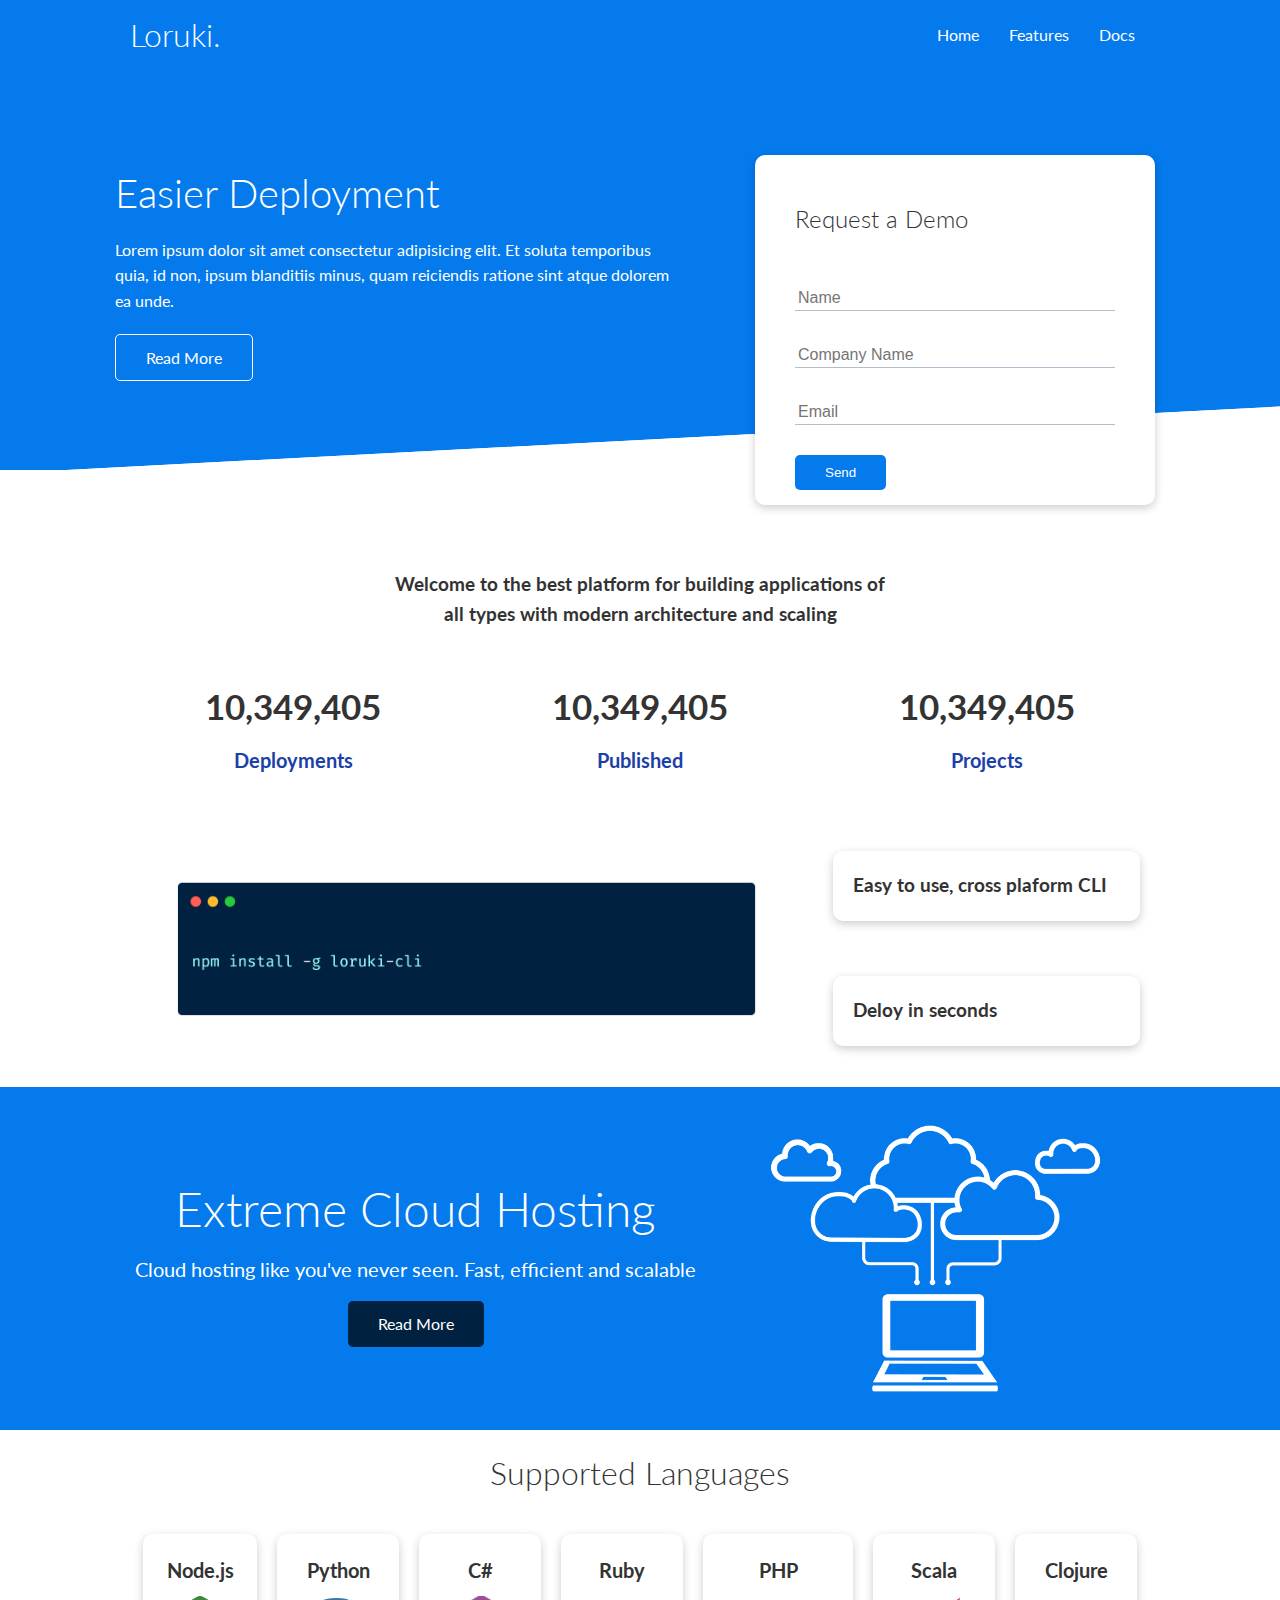
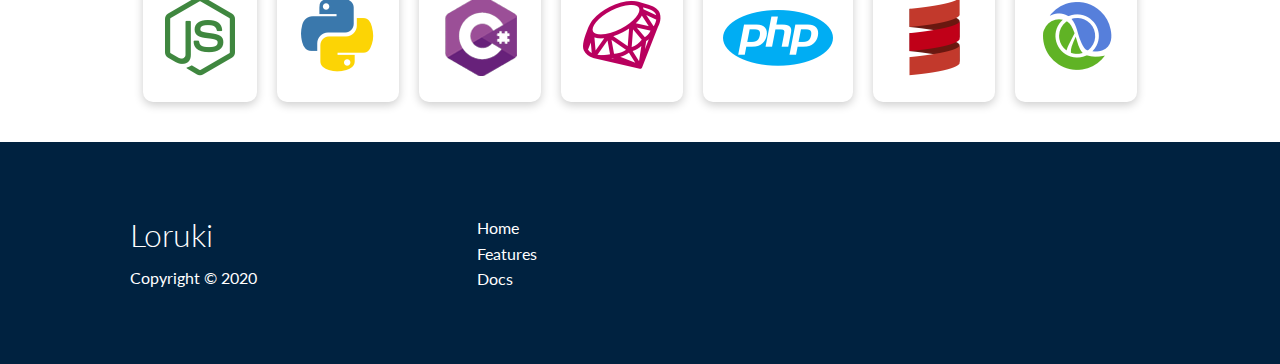
<file: index.html>
<!DOCTYPE html>
<html lang="en">
<head>
  <meta charset="UTF-8">
  <meta name="viewport" content="width=device-width, initial-scale=1.0">
  <link rel="stylesheet" href="https://use.fontawesome.com/releases/v5.15.1/css/all.css" integrity="sha384-vp86vTRFVJgpjF9jiIGPEEqYqlDwgyBgEF109VFjmqGmIY/Y4HV4d3Gp2irVfcrp" crossorigin="anonymous">

  <link rel="stylesheet" href="utilities.css">
  <link rel="stylesheet" href="style.css">
  
  <title>Document</title>
</head>
<body>
  <div class="navbar">
    <div class="container flex">
      <h1 class="logo"> Loruki.</h1>
      <nav>
        <ul>
          <li><a href="index.html">Home</a></li>
          <li><a href="features.html">Features</a></li>
          <li><a href="docs.html">Docs</a></li>
        </ul>
      </nav>

    </div>
  </div>
<!-- SHowcase -->
<section class="showcase">
  <div class="container grid">
    <div class="showcase-text">
      <h1>Easier Deployment</h1>
      <p>Lorem ipsum dolor sit amet consectetur adipisicing elit. Et soluta temporibus quia, id non, ipsum blanditiis minus, quam reiciendis ratione sint atque dolorem ea unde.</p>
      <a href="features.html" class="btn btn-outline">Read More</a>
    </div>

    <div class="class showcase-form card">
      <h2>Request a Demo</h2>
      <form name="contact" method="POST" netlify-honeypot="bot-field" data-netlify="true">
        <input type="hidden" name="form-name" value="contact">
        <p class="hidden">
          <label>Don’t fill this out if you’re human: <input name="bot-field" /></label>
        </p>
        <div class="form-control">
          <input type="text" name="name" placeholder="Name" required>
        </div>
        <div class="form-control">
          <input type="text" name="company" placeholder="Company Name" required>
        </div>
        <div class="form-control">
          <input type="email" name="email" placeholder="Email" required>
        </div>
        <input type="submit" value="Send" class="btn btn-primary">

      </form>
    </div>
  </div>
</section>



<!-- Stats -->
<section class="stats">
  <div class="container">
    <h3 class="stats-heading text-center my-1">
      Welcome to the best platform for building  applications of all types with modern architecture and scaling
    </h3>
    <div class="grid grid-3 text-center my-4">
      <div>
        <i class="fas fa-server fa-3x"></i>
        <h3>10,349,405</h3>
        <p class="text-secondary">Deployments</p>
      </div>
      <div>
        <i class="fas fa-upload fa-3x"></i>
        <h3>10,349,405</h3>
        <p class="text-secondary">Published</p>
      </div>
      <div>
        <i class="fas fa-project-diagram fa-3x"></i>
        <h3>10,349,405</h3>
        <p class="text-secondary">Projects</p>
      </div>
    </div>

  </div>
</section>

<!-- CLi -->
<section class="cli">
  <div class="container grid">
    <img src="images/cli.png" alt="">
    <div class="card">
      <h3>Easy to use, cross plaform CLI</h3>
    </div>
    <div class="card">
      <h3>Deloy in seconds</h3>
    </div>
  </div>
</section>

<!-- Cloud -->
<section class="cloud bg-primary my-2 py-2">
  <div class="container grid">
    <div class="text-center">
      <h2 class="lg">Extreme Cloud Hosting</h2>
      <p class="lead my-1">Cloud hosting like you've never seen. Fast, efficient and scalable</p>
      <a href="features.html" class="btn btn-dark">Read More</a>
    </div>
    <img src="images/cloud.png" alt="">

  </div>
</section>

<!-- Languages -->
<section class="languages">
  <h2 class="md text-center my-2">Supported Languages</h2>
  <div class="container flex">
    <div class="card">
      <h4>Node.js</h4>
      <img src="images/logos/node.png" alt="">
    </div>
    <div class="card">
      <h4>Python</h4>
      <img src="images/logos/python.png" alt="">
    </div>
    <div class="card">
      <h4>C#</h4>
      <img src="images/logos/csharp.png" alt="">
    </div>
    <div class="card">
      <h4>Ruby</h4>
      <img src="images/logos/ruby.png" alt="">
    </div>
    <div class="card">
      <h4>PHP</h4>
      <img src="images/logos/php.png" alt="">
    </div>
    <div class="card">
      <h4>Scala</h4>
      <img src="images/logos/scala.png" alt="">
    </div>
    <div class="card">
      <h4>Clojure</h4>
      <img src="images/logos/clojure.png" alt="">
    </div>
  </div>

</section>

<!-- Footer -->
<footer class="footer bg-dark py-5">
  <div class="container grid grid-3">
    <div>
      <h1>Loruki</h1>
      <p>Copyright &copy; 2020</p>
    </div>
    <nav>
      <ul>
        <li><a href="index.html">Home</a></li>
        <li><a href="features.html">Features</a></li>
        <li><a href="docs.html">Docs</a></li>
      </ul>
    </nav>
    <div class="social">
      <a href="#"><i class="fab fa-github fa-2x"></i></a>
      <a href="#"><i class="fab fa-facebook fa-2x"></i></a>
      <a href="#"><i class="fab fa-instagram fa-2x"></i></a>
      <a href="#"><i class="fab fa-twitter fa-2x"></i></a>
    </div>
  </div>
</footer>
</body>
</html>
</file>
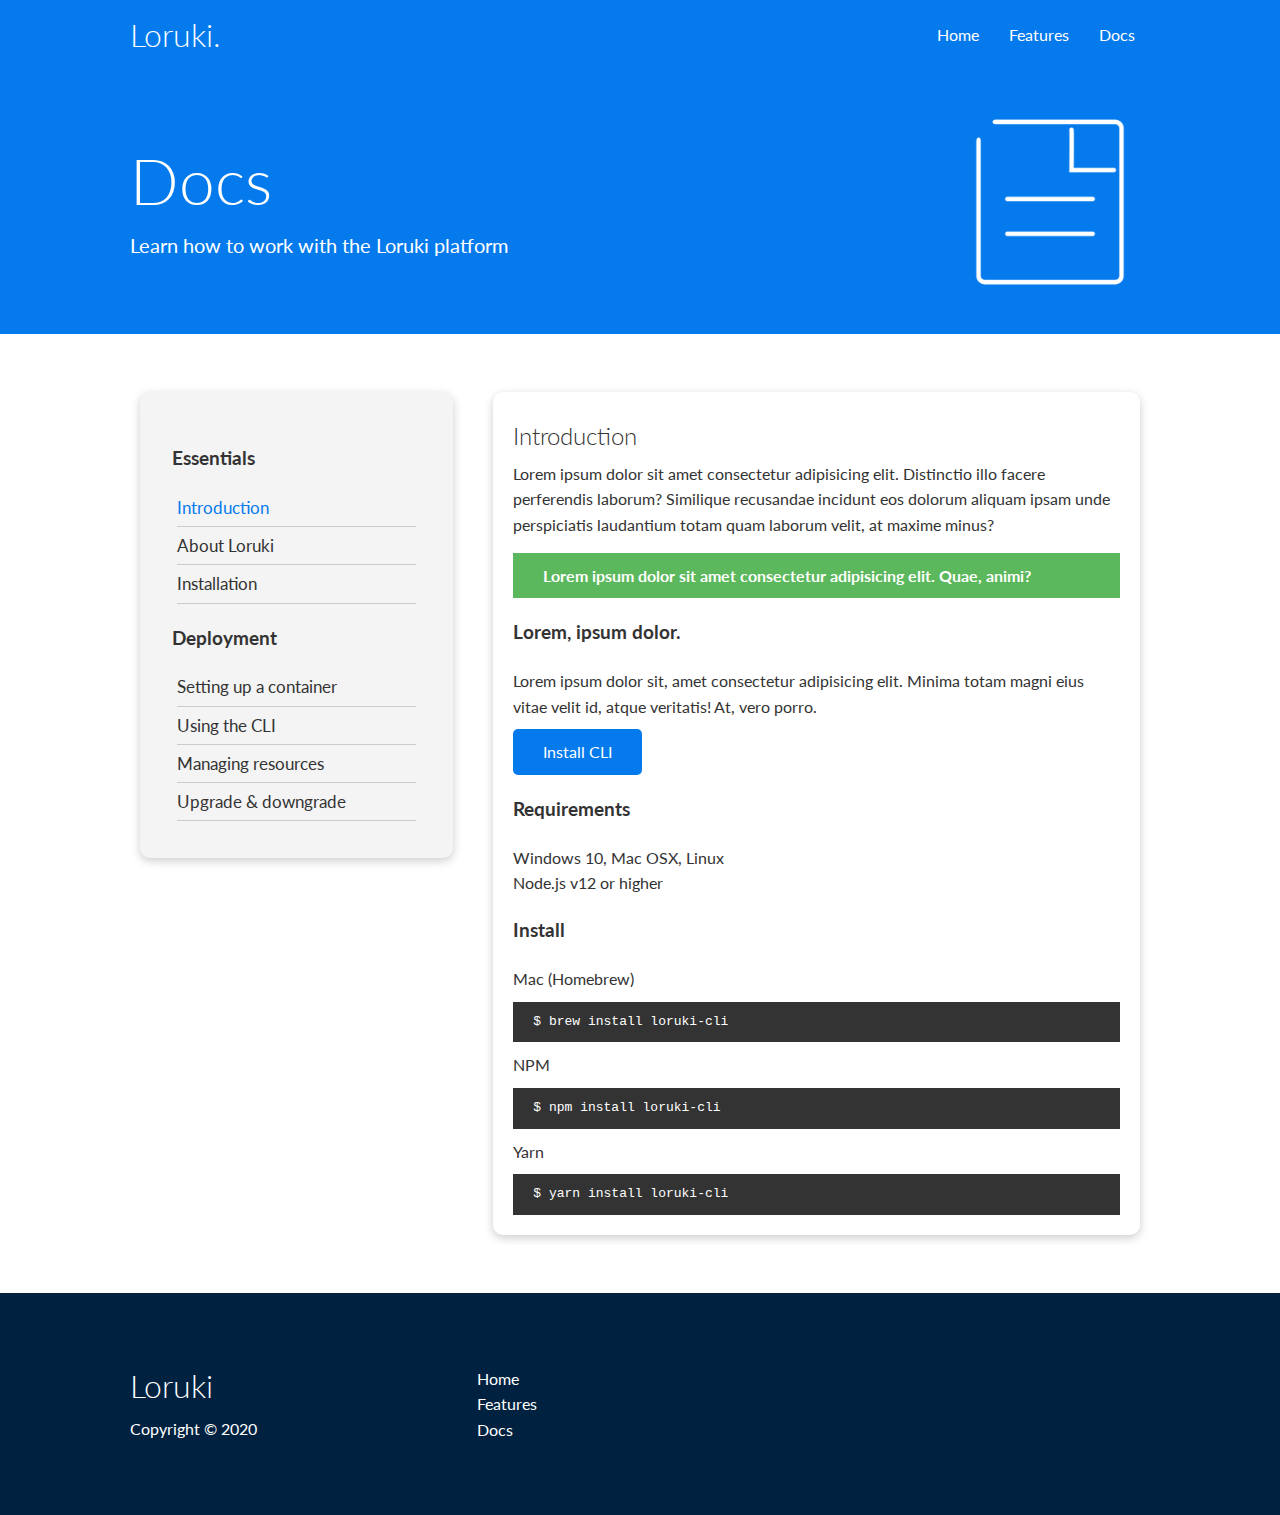
<file: docs.html>
<!DOCTYPE html>
<html lang="en">
<head>
  <meta charset="UTF-8">
  <meta name="viewport" content="width=device-width, initial-scale=1.0">
  <link rel="stylesheet" href="https://use.fontawesome.com/releases/v5.15.1/css/all.css" integrity="sha384-vp86vTRFVJgpjF9jiIGPEEqYqlDwgyBgEF109VFjmqGmIY/Y4HV4d3Gp2irVfcrp" crossorigin="anonymous">

  <link rel="stylesheet" href="utilities.css">
  <link rel="stylesheet" href="style.css">
  
  <title>Document</title>
</head>
<body>
  <!-- Navbar -->
  <div class="navbar">
      <div class="container flex">
          <h1 class="logo">Loruki.</h1>
          <nav>
              <ul>
                  <li><a href="index.html">Home</a></li>
                  <li><a href="features.html">Features</a></li>
                  <li><a href="docs.html">Docs</a></li>
              </ul>
          </nav>
      </div>
  </div>

  <!-- Head -->
  <section class="docs-head bg-primary py-3">
      <div class="container grid">
          <div>
              <h1 class="xl">Docs</h1>
              <p class="lead">
                  Learn how to work with the Loruki platform
              </p>
          </div>
          <img src="images/docs.png" alt="">
      </div>
  </section>

  <!-- Docs main -->
  <section class="docs-main my-4">
      <div class="container grid">
          <div class="card bg-light p-3">
              <h3 class="my-2">Essentials</h3>
              <nav>
                  <ul>
                      <li><a class="text-primary" href="#">Introduction</a></li>
                      <li><a href="#">About Loruki</a></li>
                      <li><a href="#">Installation</a></li>
                  </ul>
              </nav>

              <h3 class="my-2">Deployment</h3>
              <nav>
                  <ul>
                      <li><a href="#">Setting up a container</a></li>
            <li><a href="#">Using the CLI</a></li>
            <li><a href="#">Managing resources</a></li>
            <li><a href="#">Upgrade & downgrade</a></li>
                  </ul>
              </nav>
          </div>
          <div class="card">
              <h2>Introduction</h2>
              <p>Lorem ipsum dolor sit amet consectetur adipisicing elit. Distinctio illo facere perferendis laborum? Similique recusandae incidunt eos dolorum aliquam ipsam unde perspiciatis laudantium totam quam laborum velit, at maxime minus?</p>

              <div class="alert alert-success">
                  <i class="fas fa-info"></i> Lorem ipsum dolor sit amet consectetur adipisicing elit. Quae, animi?
              </div>

              <h3>Lorem, ipsum dolor.</h3>
              <p>Lorem ipsum dolor sit, amet consectetur adipisicing elit. Minima totam magni eius vitae velit id, atque veritatis! At, vero porro.</p>
              <a href="#" class="btn btn-primary">Install CLI</a>

              <h3>Requirements</h3>
              <ul>
                  <li>Windows 10, Mac OSX, Linux</li>
                  <li>Node.js v12 or higher</li>
              </ul>

              <h3>Install</h3>
              <p>Mac (Homebrew)</p>
              <pre><code>$ brew install loruki-cli</code></pre>
              <p>NPM</p>
              <pre><code>$ npm install loruki-cli</code></pre>
              <p>Yarn</p>
              <pre><code>$ yarn install loruki-cli</code></pre>

          </div>
      </div>
  </section>
  
  <!-- Footer -->
  <footer class="footer bg-dark py-5">
      <div class="container grid grid-3">
          <div>
              <h1>Loruki
              </h1>
              <p>Copyright &copy; 2020</p>
          </div>
          <nav>
              <ul>
                  <li><a href="index.html">Home</a></li>
                  <li><a href="features.html">Features</a></li>
                  <li><a href="docs.html">Docs</a></li>
              </ul>
          </nav>
          <div class="social">
              <a href="#"><i class="fab fa-github fa-2x"></i></a>
              <a href="#"><i class="fab fa-facebook fa-2x"></i></a>
              <a href="#"><i class="fab fa-instagram fa-2x"></i></a>
              <a href="#"><i class="fab fa-twitter fa-2x"></i></a>
          </div>
      </div>
  </footer>
</body>
</html>
</file>
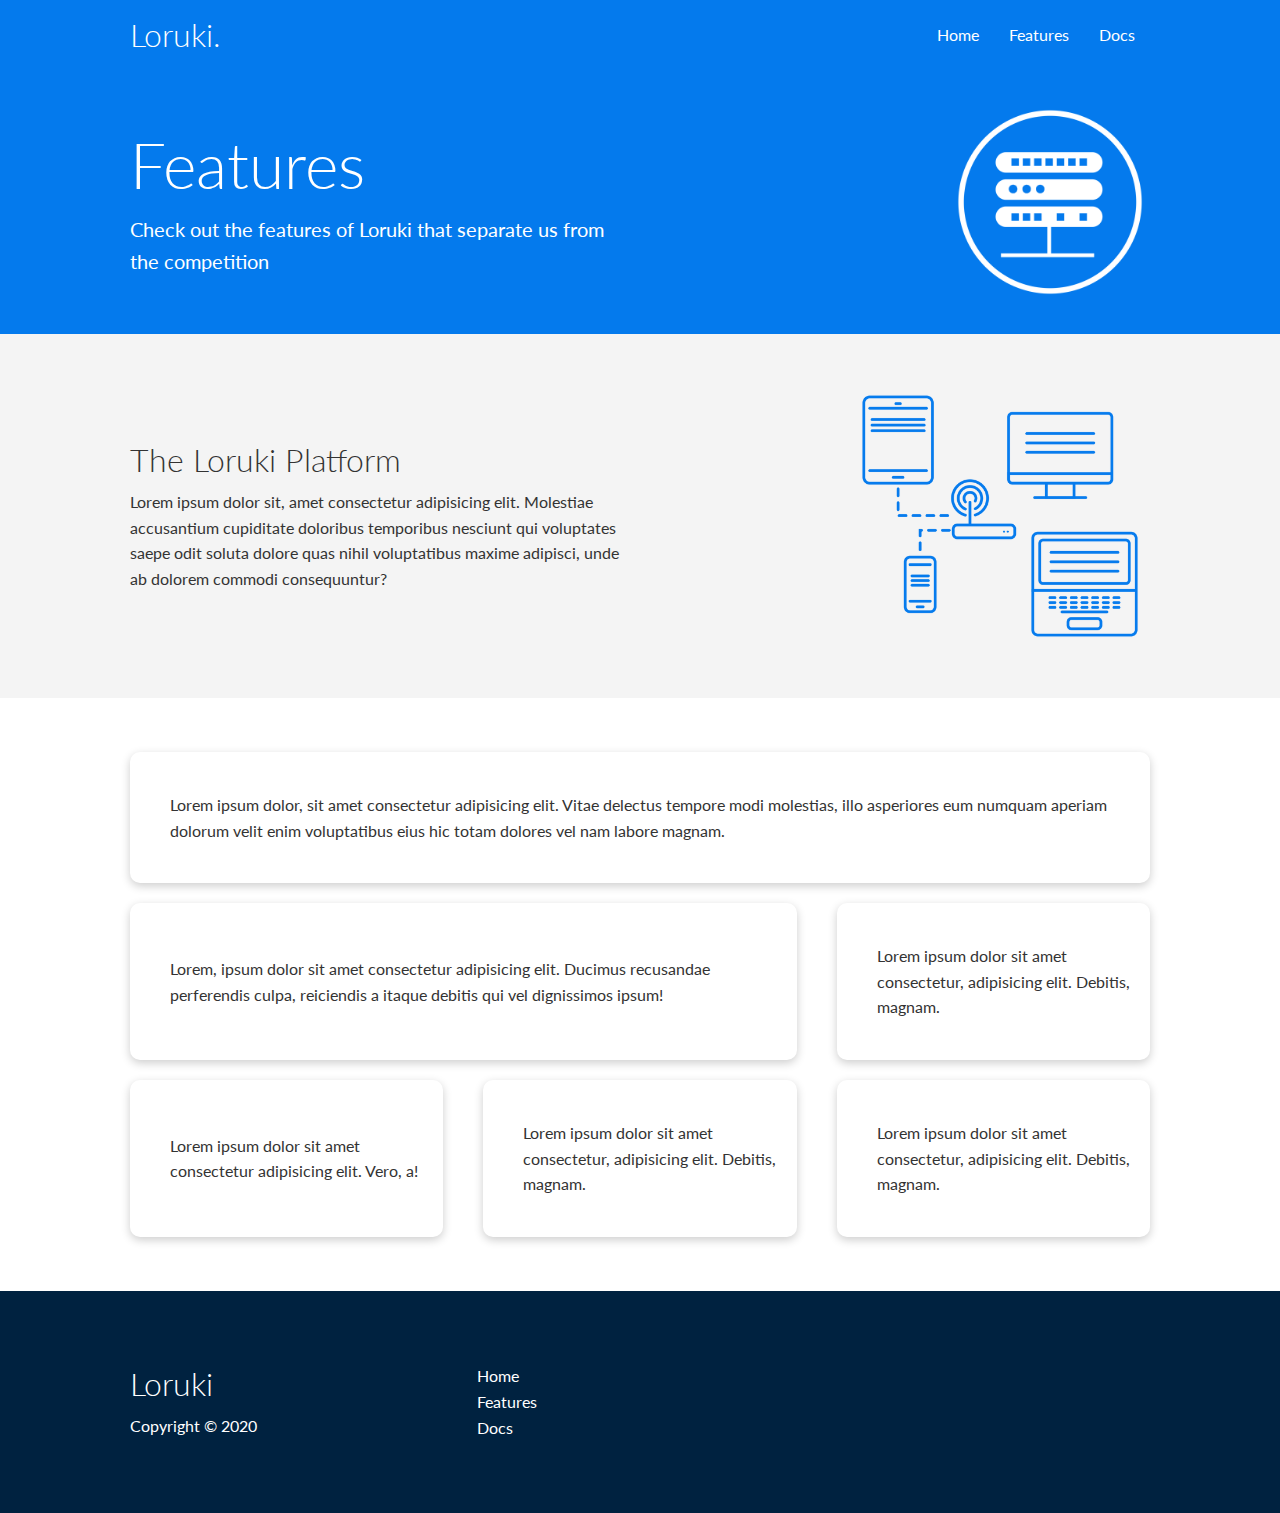
<file: features.html>
<!DOCTYPE html>
<html lang="en">
<head>
  <meta charset="UTF-8">
  <meta name="viewport" content="width=device-width, initial-scale=1.0">
  <link rel="stylesheet" href="https://use.fontawesome.com/releases/v5.15.1/css/all.css" integrity="sha384-vp86vTRFVJgpjF9jiIGPEEqYqlDwgyBgEF109VFjmqGmIY/Y4HV4d3Gp2irVfcrp" crossorigin="anonymous">

  <link rel="stylesheet" href="utilities.css">
  <link rel="stylesheet" href="style.css">
  
  <title>Document</title>
</head>
<body>
  <div class="navbar">
    <div class="container flex">
      <h1 class="logo"> Loruki.</h1>
      <nav>
        <ul>
          <li><a href="index.html">Home</a></li>
          <li><a href="features.html">Features</a></li>
          <li><a href="docs.html">Docs</a></li>
        </ul>
      </nav>
    </div>
  </div>

<!-- Head -->

<section class="features-head bg-primary py-3">
  <div class="container grid">
    <div>
      <h1 class="xl">Features</h1>
      <p class="lead">
        Check out the features of Loruki that separate us from the competition
      </p>
    </div>
    <img src="images/server.png" alt="">
  </div>
  
</section>


<!-- Sub head -->

<section class="features-sub-head bg-light py-3">
  <div class="container grid">
    <div>
      <h1 class="md">The Loruki Platform</h1>
        <p>
          Lorem ipsum dolor sit, amet consectetur adipisicing elit. Molestiae accusantium cupiditate doloribus temporibus nesciunt qui voluptates saepe odit soluta dolore quas nihil voluptatibus maxime adipisci, unde ab dolorem commodi consequuntur?
        </p>
    </div>
    <img src="images/server2.png" alt="">
  </div>

</section>


<section class="features-main py-2">
  <div class="container grid grid-3">
    <div class="card flex">
      <i class="fas fa-server fa-3x"></i>
      <p>Lorem ipsum dolor, sit amet consectetur adipisicing elit. Vitae delectus tempore modi molestias, illo asperiores eum numquam aperiam dolorum velit enim voluptatibus eius hic totam dolores vel nam labore magnam.</p>
    </div>
    <div class="card flex">
      <i class="fas fa-network-wired fa-3x"></i>
      <p>
          Lorem, ipsum dolor sit amet consectetur adipisicing elit. Ducimus
          recusandae perferendis culpa, reiciendis a itaque debitis qui vel
          dignissimos ipsum!
      </p>
  </div>
  <div class="card flex">
      <i class="fas fa-laptop-code fa-3x"></i>
      <p>
          Lorem ipsum dolor sit amet consectetur, adipisicing elit. Debitis,
          magnam.
      </p>
  </div>
  <div class="card flex">
      <i class="fas fa-database fa-3x"></i>
      <p>
          Lorem ipsum dolor sit amet consectetur adipisicing elit. Vero, a!
      </p>
  </div>
  <div class="card flex">
      <i class="fas fa-power-off fa-3x"></i>
      <p>
          Lorem ipsum dolor sit amet consectetur, adipisicing elit. Debitis,
          magnam.
      </p>
  </div>
  <div class="card flex">
      <i class="fas fa-upload fa-3x"></i>
      <p>
          Lorem ipsum dolor sit amet consectetur, adipisicing elit. Debitis,
          magnam.
      </p>
  </div>
  </div>
</section>

<!-- Footer -->
<footer class="footer bg-dark py-5">
  <div class="container grid grid-3">
    <div>
      <h1>Loruki</h1>
      <p>Copyright &copy; 2020</p>
    </div>
    <nav>
      <ul>
        <li><a href="index.html">Home</a></li>
        <li><a href="features.html">Features</a></li>
        <li><a href="docs.html">Docs</a></li>
      </ul>
    </nav>
    <div class="social">
      <a href="#"><i class="fab fa-github fa-2x"></i></a>
      <a href="#"><i class="fab fa-facebook fa-2x"></i></a>
      <a href="#"><i class="fab fa-instagram fa-2x"></i></a>
      <a href="#"><i class="fab fa-twitter fa-2x"></i></a>
    </div>
  </div>
</footer>
</body>
</html>
</file>
<file: utilities.css>
.container{
  max-width: 1100px;
  margin: 0 auto;
  overflow: auto;
  padding: 0 40px;
}

.card {
  background-color: #fff;
  color:#333;
  padding: 20px;
  margin: 10px;
  border-radius: 10px;
  box-shadow: 0 3px 10px rgba(0,0,0, 0.2);
}

.btn{
  display: inline-block;
  padding: 10px 30px;
  cursor: pointer;
  background-color: var(--primary-color);
  color: #fff;
  border:none;
  border-radius: 5px;
}

.btn-outline{
  background-color: transparent;
  border: 1px  #fff solid;
}

.btn:hover{
  transform: scale(0.98);
}

/* Background and colored button */

.bg-primary, .btn-primary{
  background-color: var(--primary-color);
  color: #fff;
}

.bg-secondary, .btn-secondary{
  background-color: var(--secondary-color);
  color: #fff;
}

.bg-dark, .btn-dark{
  background-color: var(--dark-color);
  color: #fff;
}

.bg-light, 
.btn-light{
  background-color: var(--light-color);
  color: #333;
}

.bg-primary a, 
.btn-primary a,
.bg-secondary a, 
.btn-secondary a,
.bg-dark a, 
.btn-dark a{
  color:#fff;
}

/* Text color */

.text-primary{
  color: var(--primary-color);
}

.text-secondary{
  color: var(--secondary-color);
}

.text-dark{
  color: var(--dark-color);
}

.text-light{
  color: var(--light-color);
}

/* Text sizes */

.lead{
  font-size: 20px;
}

.sm{
  font-size: 1rem;
}

.md {
  font-size: 2rem;
}

.lg {
  font-size: 3rem;
}

.xl {
  font-size: 4rem;
}


.text-center{
  text-align: center;
}

/* Alert */

.alert{
  background-color: var(--light-color);
  padding: 10px 20px;
  font-weight: bold;
  margin: 15px 0;
}

.alert i{
  margin-right: 10px;
}

.alert-success{
  background-color: var(--success-color);
  color: #fff;
}

.alert-error{
  background-color: var(--error-color);
  color: #fff;
}

.flex{
  display: flex;
  justify-content: center;
  align-items: center;
  height: 100%;
}

.grid {
  display: grid;
  grid-template-columns: repeat(2,1fr);
  gap:20px;
  justify-content: center;
  align-items: center;
  height: 100%;
}

.grid-3 {
  display: grid;
  grid-template-columns: repeat(3,1fr);
 
}

/* Margin */
.my-1{
  margin: 1rem 0;
}

.my-2{
  margin: 1.5rem 0;
}

.my-3{
  margin: 2rem 0;
}

.my-4{
  margin: 3rem 0;
}

.my-5{
  margin: 4rem 0;
}


.m-1{
  margin: 1rem 0;
}

.m-2{
  margin: 1.5rem;
}

.m-3{
  margin: 2rem;
}

.m-4{
  margin: 3rem;
}

.m-5{
  margin: 4rem;
}

/* Padding */
.py-1{
  padding: 1rem 0;
}

.py-2{
  padding: 1.5rem 0;
}

.py-3{
  padding: 2rem 0;
}

.py-4{
  padding: 3rem 0;
}

.py-5{
  padding: 4rem 0;
}


.p-1{
  padding: 1rem;
}

.p-2{
  padding: 1.5rem;
}

.p-3{
  padding: 2rem;
}

.p-4{
  padding: 3rem;
}

.p-5{
  padding: 4rem;
}
</file>
<file: style.css>
@import url('https://fonts.googleapis.com/css2?family=Lato:wght@300&display=swap');

:root{
  --primary-color:#047aed;
  --secondary-color:#1c3fa8;
  --dark-color:#002240;
  --light-color:#f4f4f4;
  --success-color:#5cb85c;
  --error-color:#221e1e;

}

*{
  box-sizing: border-box;
  padding: 0;
  margin:0;
}

body{
  font-family: 'Lato',sans-serif;
  color:#333;
  line-height: 1.6;
}

ul{
  list-style-type: none;
  
}
a{
  text-decoration: none;
  color:#333;
}

h1,h2{
  font-weight: 300;
  line-height: 1.2;
  margin: 10px 0;
}

p{
  margin: 10px 0;
}

img{
  width: 100%;
}

code,pre{
  background: #333;
  color: #fff;
  padding: 10px;

}

.hidden {
  visibility: hidden;
  height: 0;
}

/* Navbar */
.navbar{
  background-color: var(--primary-color);
  color: #fff;
  height: 70px;
 
}

.navbar ul{
  display: flex;
 
}

.navbar a{
  color: #fff;
  padding: 10px;
  margin:0 5px;
}

.navbar a:hover{
  border-bottom: 2px #fff solid;
}
  
.navbar .flex {
  justify-content: space-between;
}

/* Showcase */
.showcase{
  height: 400px;
  background-color: var(--primary-color);
  color: #fff;
  position: relative;

}

.showcase h1{
  font-size: 40px;
}

.showcase p{
  margin: 20px 0;
}

.showcase .grid{
  overflow: visible;
  grid-template-columns: 55% 45%;
  gap:30px;

}

.showcase-text {
  animation: slideInFromtLeft 1s ease-in;
}




.showcase-form{
  position: relative;
  top:60px;
  height: 350px;
  width:400px;
  padding: 40px;
  z-index: 100;
  justify-self: flex-end;
  animation: slideInFromtRight 1s ease-in;
}

.showcase-form .form-control{
  margin: 30px 0;

}

.showcase-form input[type='text'],
.showcase-form input[type='email']{
  border: 0;
  border-bottom: 1px solid #b4becb;
  width: 100%;
  padding: 3px;
  font-size: 16px;
} 
.showcase-form input:focus{
  outline: none;
}

.showcase::before,
.showcase::after {
  content: '';
  position: absolute;
  height: 100px;
  bottom: -70px;
  right: 0;
  left: 0;
  background: #fff;
  transform: skewY(-3deg);
  -webkit-transform: skewY(-3deg);
  -moz-transform: skewY(-3deg);
  -ms-transform: skewY(-3deg);
}

/* Stats */

.stats{
  padding-top: 100px;
  animation: slideInFromtBottom 1s ease-in;
}


.stats-heading {
  max-width: 500px;
  margin: auto;
}



.stats .grid h3{
  font-size: 35px;
}

.stats .grid p{
  font-size: 20px;
  font-weight: bold;
}

/* CLI */


.cli .grid {
  grid-template-columns: repeat(3, 1fr);
  grid-template-rows: repeat(2, 1fr);
}

.cli .grid > *:first-child {
  grid-column: 1 / span 2;
  grid-row: 1 / span 2;
}

/* Cloud */
.cloud .grid {
  grid-template-columns: 4fr 3fr;
}

/* Languages */

.languages .flex {
  flex-wrap:wrap;
}

.languages .card{
  text-align: center;
  margin: 18px 10px 40px;
  transition: transform 0.2s ease-in;
}

.languages .card h4{
  font-size: 20px;
  margin-bottom: 10px;
}

.languages .card:hover {
  transform:translateY(-15px);
}

/* Features */

.features-head img,
.docs-head img  {
  width: 200px;
  justify-self: flex-end;
}


.features-sub-head img{
  width: 300px;
  justify-self: flex-end;
}

.features-main .card > i{
  margin-right: 20px;

}

.features-main .grid{
  padding: 30px;
}

.features-main .grid > *:first-child{
  grid-column: 1 / span 3;
}

.features-main .grid > *:nth-child(2){
  grid-column: 1 / span 2;
}

/* Docs */

.docs-main h3{
  margin: 20px 0;
}


.docs-main  .grid {
  grid-template-columns: 1fr 2fr;
  align-items: flex-start;
}

.docs-main nav li {
  font-size: 17px;
  padding-bottom: 5px;
  margin: 5px;
  border-bottom: 1px solid #ccc;
}

.docs-main a:hover {
  font-weight: bold;
}



/* Footer */
.footer .social a{
  margin: 0 10px;
}

/* Animations */
@keyframes slideInFromtLeft{
  0% {
    transform:translateX(-100%);
  }

  100%{
    transform:translateX(0);
  }
}


@keyframes slideInFromtRight{
  0% {
    transform:translateX(100%);
  }

  100%{
    transform:translateX(0);
  }
}


@keyframes slideInFromtTop{
  0% {
    transform:translateY(-100%);
  }

  100%{
    transform:translateX(0);
  }
}


@keyframes slideInFromtBottom{
  0% {
    transform:translateY(100%);
  }

  100%{
    transform:translateX(0);
  }
}

/* Tablet and under */

@media (max-width:768px){
 .grid,
 .showcase .grid,
 .stats .grid,
 .cli .grid,
 .cloud .grid,
 .features-main .grid,
 .docs-main .grid {
   grid-template-columns: 1fr;
   grid-template-rows: 1fr;
 }

 .showcase {
   height:auto;
 }
 .showcase-text {
   text-align: center;
   margin-top: 40px;
   animation: slideInFromtTop 1s ease-in;
 }

 .showcase-form {
   justify-self: center;
   margin: auto;
   animation: slideInFromtBottom 1s ease-in;
 }
 .cli .grid > *:first-child{
   grid-column: 1;
   grid-row: 1;
 }

 .features-head,
 .features-sub-head,
 .docs-head {
   text-align: center;
 }

 .features-head img,
 .features-sub-head img,
 .docs-head img{
   justify-self: center;
 }

 .features-main .grid > *:first-child,
 .features-main .grid > *:nth-child(2){
   grid-column: 1;
 }

}


/* Mobile */

@media (max-width:500px){
  .navbar{
    height:110px;
  }
  .navbar .flex {
    flex-direction: column;
  }

  .navbar ul{
    padding: 10px;
    background-color: rgba(0,0,0,0.1);
  }
  
}
</file>
